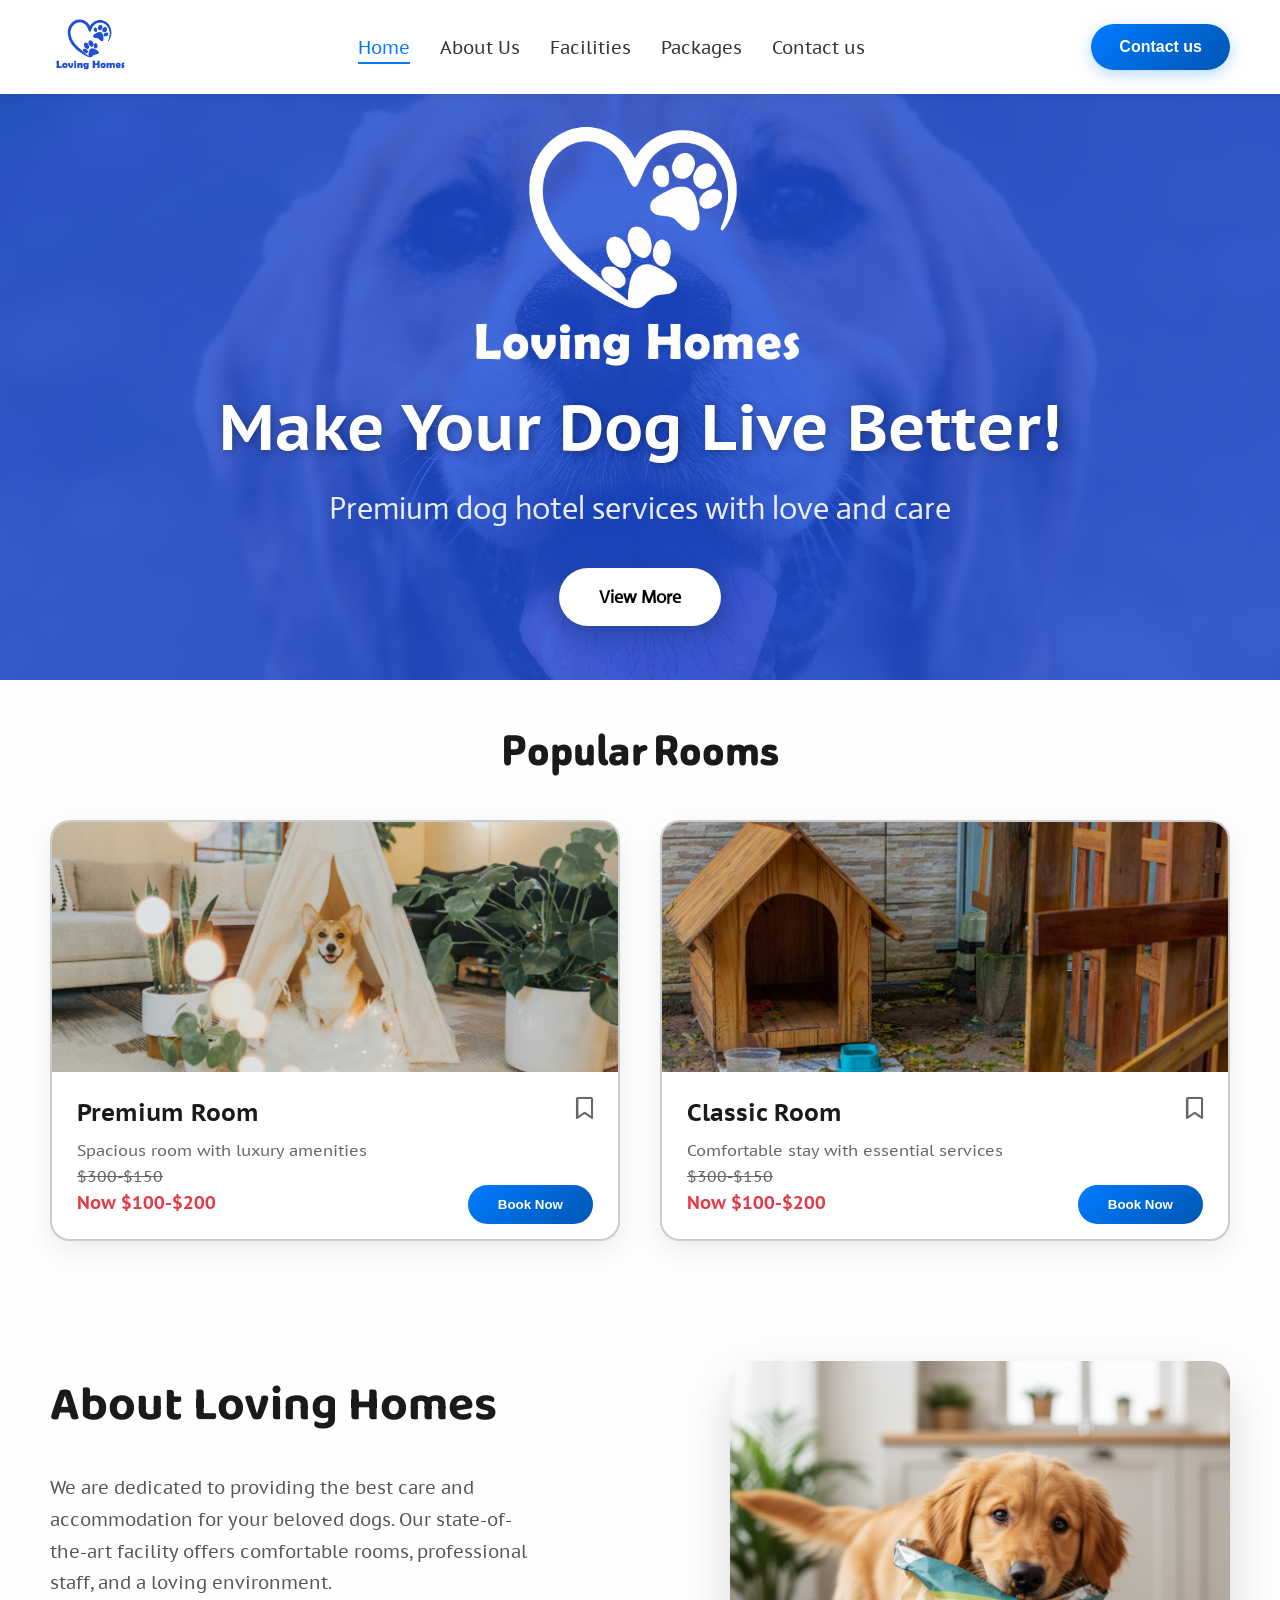
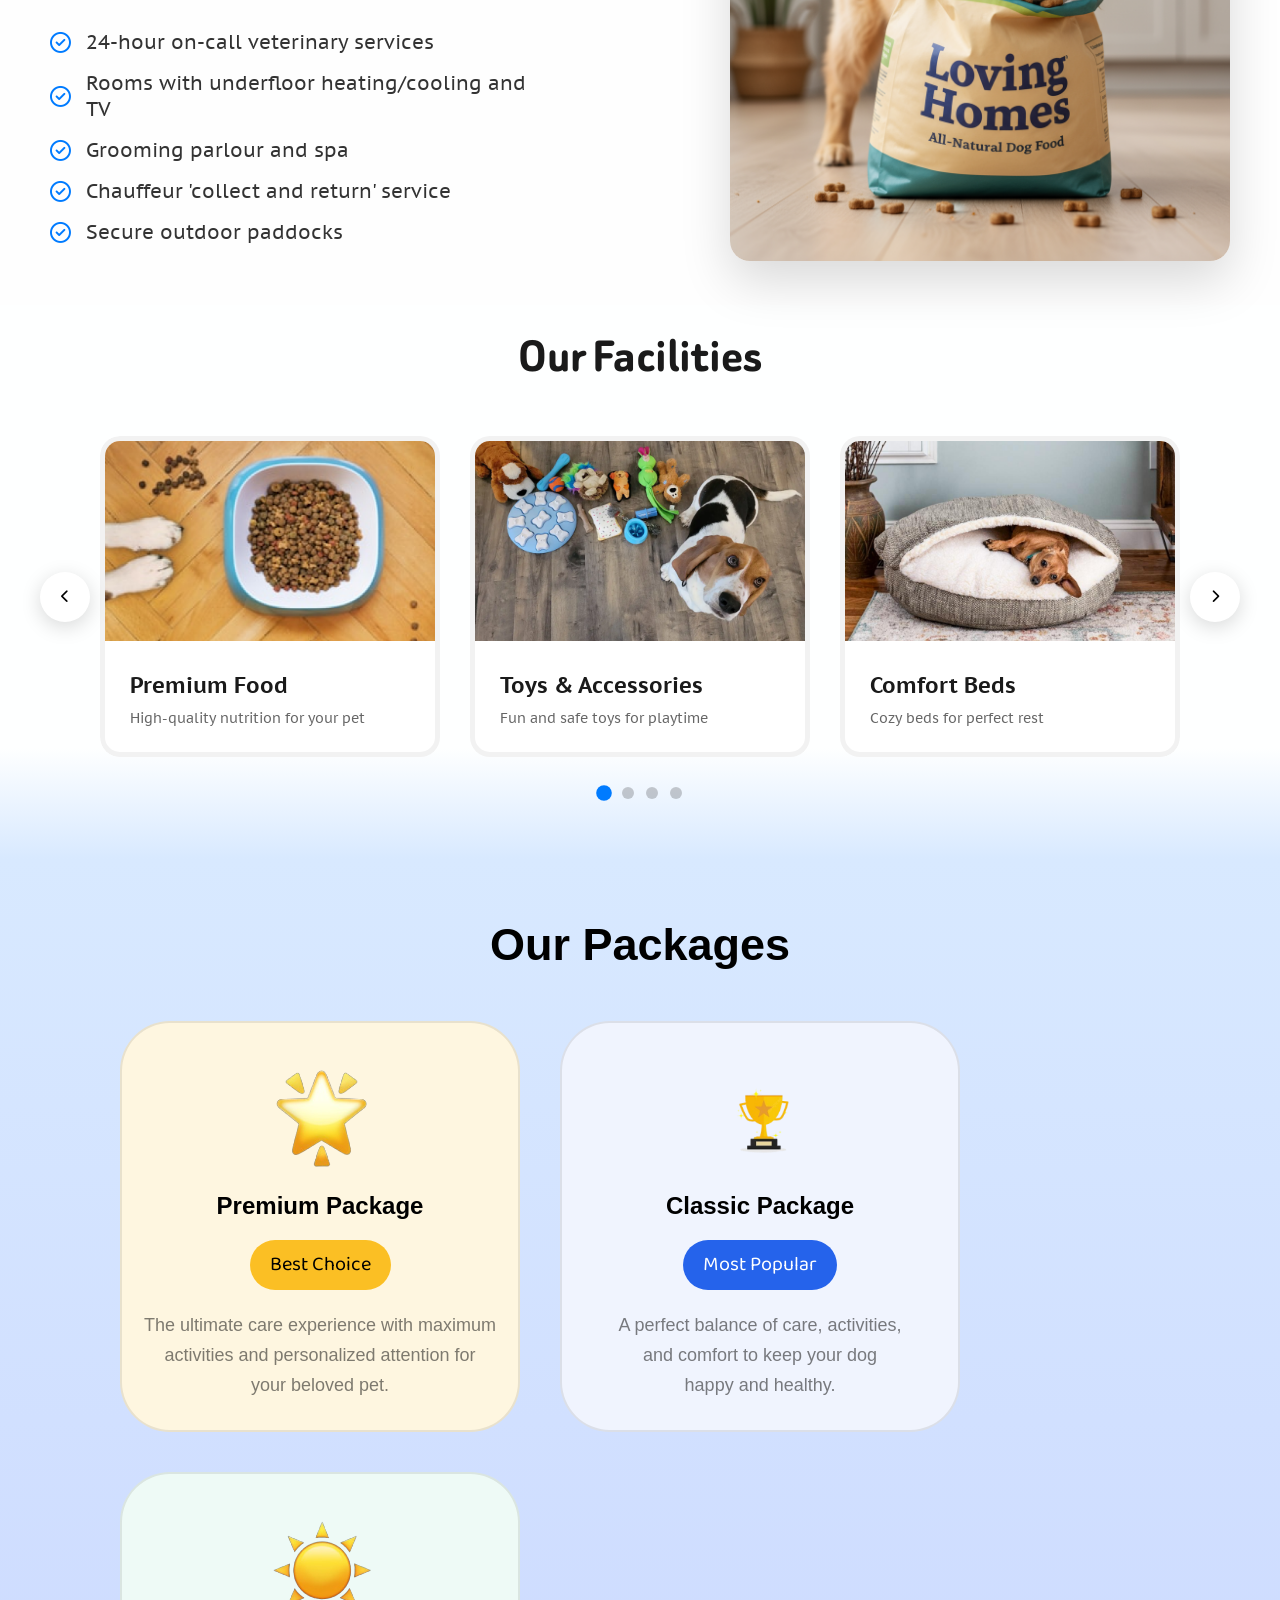
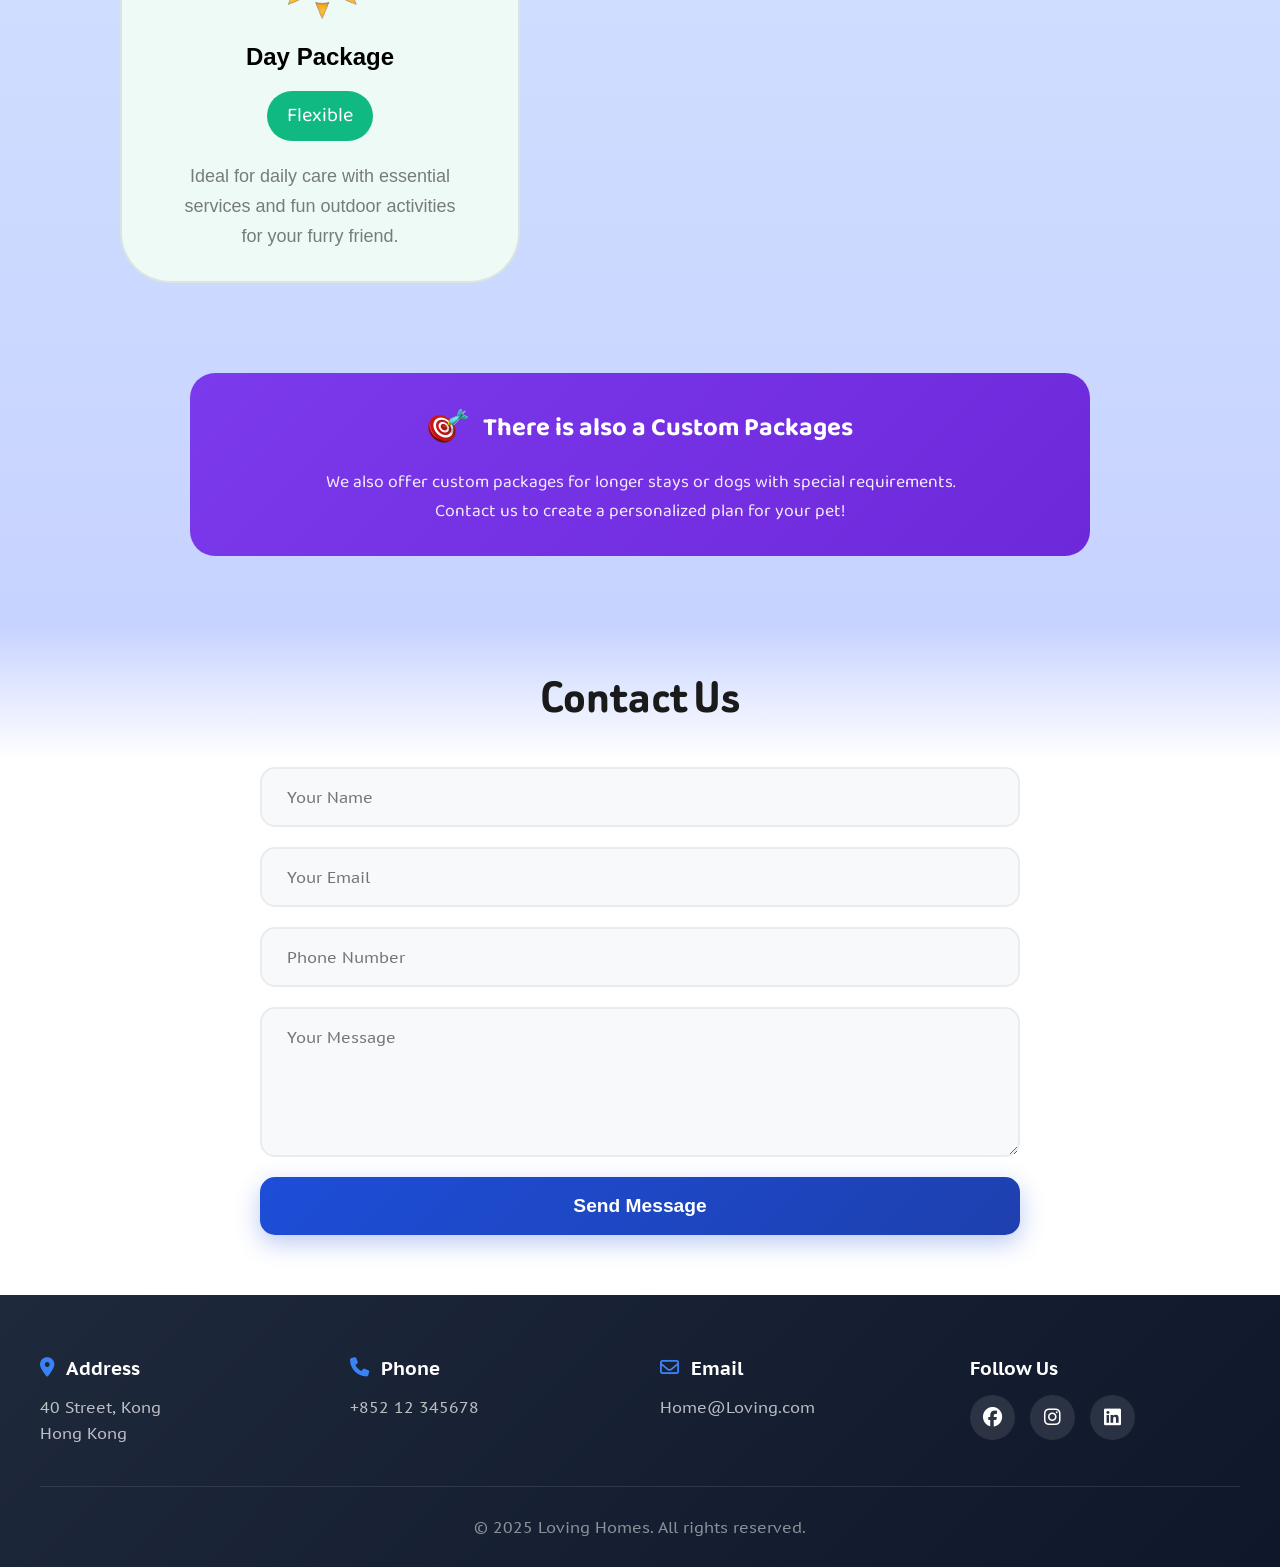
<file: index.html>
<!DOCTYPE html>
<html lang="en">
<head>
    <meta charset="UTF-8">
    <meta name="viewport" content="width=device-width, initial-scale=1.0">
    <title>Loving Homes - Premium Dog Hotel</title>
    <meta name="keywords" content="dog boarding Hong Kong, pet hotel Hong Kong, dog daycare, pet care services">
    <meta name="description" content="Choose from our Premium, Classic, or Day care packages. Professional dog boarding with multiple walks, private areas, grooming, and daily updates in Hong Kong.">
    <link rel="stylesheet" href="HomePage.css">
    <link rel="stylesheet" href="https://cdnjs.cloudflare.com/ajax/libs/font-awesome/6.5.0/css/all.min.css" crossorigin="anonymous" referrerpolicy="no-referrer" />
    <link rel="preconnect" href="https://fonts.googleapis.com">
    <link rel="preconnect" href="https://fonts.gstatic.com" crossorigin>
    <link href="https://fonts.googleapis.com/css2?family=Actor&family=Anton&family=Baloo+Da+2:wght@400..800&family=Beiruti:wght@200..900&family=PT+Sans+Caption:wght@400;700&display=swap" rel="stylesheet">
</head>
<body>
    <nav class="main-nav">
        <div class="logo-container">
            <img src="Imgaes/Untitled-1-Recovered.png" alt="Loving Homes Logo">
        </div>
        <ul class="nav-links">
            <li><a href="#home" class="active">Home</a></li>
            <li><a href="#about">About Us</a></li>
            <li><a href="#Facilities">Facilities</a></li>
            <li><a href="#Packages">Packages</a></li>
            <li><a href="#contact">Contact us</a></li>
        </ul>
        <button class="nav_btn">Contact us</button>
    </nav>

    <section id="home">
        <div class="backblue">
            <img class="logo-img" src="Imgaes\logo.png" alt="">
            <div class="hero-content">
                <h1 class="maket">Make Your Dog Live Better!</h1>
                <p class="pret">Premium dog hotel services with love and care</p>
                <button class="btn_img">View More</button>
            </div>
        </div>
    </section>

    <section id="popular-rooms">
        <div class="poproom">  
            <div class="section-header">
                <h2 class="roomtxt">Popular Rooms</h2>
            </div>
            <div class="room_grid">
                <div class="room_card">
                    <div class="room_image">
                        <img src="Imgaes/Cards/image.png" alt="Premium Room">
                    </div>
                    <div class="card_content">
                        <h3>Premium Room</h3>
                        <i class="fa-regular fa-bookmark"></i>
                        <p>Spacious room with luxury amenities <br><del>$300-$150</del></p>
                        <div class="redtxxt">
                            <p class="redtext">Now $100-$200</p>
                            <div class="card_button">
                                <button>Book Now</button>
                            </div>
                        </div>
                    </div>
                </div>
                <div class="room_card">
                    <div class="room_image">
                        <img src="Imgaes/Cards/room2.png" alt="Classic Room">
                    </div>
                    <div class="card_content">
                        <h3>Classic Room</h3>
                        <i class="fa-regular fa-bookmark"></i>
                        <p>Comfortable stay with essential services <br><del>$300-$150</del></p>
                        <div class="redtxxt">
                            <p class="redtext">Now $100-$200</p>
                            <div class="card_button">
                                <button>Book Now</button>
                            </div>
                        </div>
                    </div>
                </div>
            </div>  
        </div>
    </section>

    <section id="about">
        <div class="about">
            <div class="about_text">
                <h2>About Loving Homes</h2>
                <div class="about_image2">
                    <img src="Imgaes/about.png" alt="About Us">
                </div>
                <p>We are dedicated to providing the best care and accommodation for your beloved dogs. Our state-of-the-art facility offers comfortable rooms, professional staff, and a loving environment.</p>
                <ul class="about_list">
                    <li><i class="fa-regular fa-circle-check"></i>24-hour on-call veterinary services</li>
                    <li><i class="fa-regular fa-circle-check"></i>Rooms with underfloor heating/cooling and TV</li>
                    <li><i class="fa-regular fa-circle-check"></i>Grooming parlour and spa</li>
                    <li><i class="fa-regular fa-circle-check"></i>Chauffeur 'collect and return' service</li>
                    <li><i class="fa-regular fa-circle-check"></i>Secure outdoor paddocks</li>
                </ul>
            </div>
            <div class="about_image">
                <img src="Imgaes/about.png" alt="About Us">
            </div>
        </div>
    </section>

    <section id="Facilities">
        <div class="ourproducts">
            <h2>Our Facilities</h2>
            
            <div class="carousel-container facilities-carousel">
                <button class="carousel-btn prev-btn" aria-label="Previous">
                    <i class="fas fa-chevron-left"></i>
                </button>
                
                <div class="carousel-track-container">
                    <div class="carousel-track">
                        <div class="carousel-card pro_card">
                            <img class="pro_image" src="Imgaes/products/food.png" alt="Premium Food">
                            <div class="pro_content">
                                <h3>Premium Food</h3>
                                <p>High-quality nutrition for your pet</p>
                            </div>
                        </div>
                        <div class="carousel-card pro_card">
                            <img class="pro_image" src="Imgaes/products/toy & Acc.png" alt="Toys & Accessories">
                            <div class="pro_content">
                                <h3>Toys & Accessories</h3>
                                <p>Fun and safe toys for playtime</p>
                            </div>
                        </div>
                        <div class="carousel-card pro_card">
                            <img class="pro_image" src="Imgaes/products/bed.png" alt="Comfort Beds">
                            <div class="pro_content">
                                <h3>Comfort Beds</h3>
                                <p>Cozy beds for perfect rest</p>
                            </div>
                        </div>
                        <div class="carousel-card pro_card">
                            <img class="pro_image" src="Imgaes/products/Dog-during-vet-visit_resized.jpg" alt="Veterinary Services">
                            <div class="pro_content">
                                <h3>Veterinary Services</h3>
                                <p>Comprehensive care for your pet's health</p>
                            </div>
                        </div>
                        <div class="carousel-card pro_card">
                            <img class="pro_image" src="Imgaes/products/fable-crate-design-1024x683-2.jpg" alt="Underfloor Rooms">
                            <div class="pro_content">
                                <h3>Underfloor Rooms</h3>
                                <p>Heating/cooling and TV Rooms</p>
                            </div>
                        </div>
                        <div class="carousel-card pro_card">
                            <img class="pro_image" src="Imgaes/products/Oak-Paddock-Safe-Space-For-Dogs-2025.jpg" alt="Outdoor Paddocks">
                            <div class="pro_content">
                                <h3>Outdoor Paddocks</h3>
                                <p>A perfect outdoor break for your dog</p>
                            </div>
                        </div>
                    </div>
                </div>
                
                <button class="carousel-btn next-btn" aria-label="Next">
                    <i class="fas fa-chevron-right"></i>
                </button>
            </div>
            
            <div class="carousel-dots facilities-dots"></div>
        </div>
    </section>

    <!-- Package Details Modal Template -->
    <div id="packageModalTemplate" style="display: none;">
        <div class="package-modal-overlay">
            <div class="package-modal-content">
                <div class="package-modal-header">
                    <button class="modal-close-btn">&times;</button>
                    <div class="package-header-content">
                        <h2 class="package-title"></h2>
                        <div class="package-price">
                            <span class="current-price"></span>
                            <span class="original-price"></span>
                            <span class="price-unit"></span>
                            <span class="package-badge"></span>
                        </div>
                    </div>
                </div>
                <div class="package-modal-body">
                    <h3>What's Included</h3>
                    <div class="features-grid"></div>
                </div>
            </div>
        </div>
    </div>

    <!-- Simple Booking Modal Template -->
    <div id="simpleBookingTemplate" style="display: none;">
        <div class="simple-booking-overlay">
            <div class="simple-booking-content">
                <button class="simple-booking-close">&times;</button>
                <h2 class="simple-booking-title">Book Room</h2>
                <div class="simple-booking-fields">
                    <input type="text" name="name" placeholder="Your Name" required>
                    <input type="email" name="email" placeholder="Your Email" required>
                    <input type="tel" name="phone" placeholder="Phone Number" required>
                    <textarea name="message" placeholder="Your Message" required></textarea>
                    <button class="simple-booking-submit" type="button">Send Message</button>
                    <div class="simple-booking-message"></div>
                </div>
            </div>
        </div>
    </div>

    <!-- Success Popup Template -->
    <div id="successPopupTemplate" style="display: none;">
        <div class="success-popup">
            <div class="success-popup-icon">
                <i class="fa-solid fa-check"></i>
            </div>
            <h2>Booking Confirmed!</h2>
            <p class="success-popup-text"></p>
            <button class="success-popup-btn">Got it!</button>
        </div>
    </div>

    <section id="Packages">
        <div class="back_pack">
            <div class="Our_Packages">
                <h1>Our Packages</h1>
            </div>
            <div class="packages_grid">
                <div class="packages_card" id="pack1">
                    <img class="pack_image" src="Imgaes/Packages/star.png" alt="Star">
                    <p class="pack_h">Premium Package</p>
                    <button class="pack_btn" id="yel_btn">Best Choice</button>
                    <p class="pack_txt">The ultimate care experience with maximum <br>activities and personalized attention for<br>your beloved pet.</p>
                </div>
            
                <div class="packages_card" id="pack2">
                    <img class="pack_image" src="Imgaes\Packages\cup.png" alt="cup">
                    <p class="pack_h">Classic Package</p>
                    <button class="pack_btn" id="bl_btn">Most Popular</button>
                    <p class="pack_txt">A perfect balance of care, activities, <br>and comfort to keep your dog<br>happy and healthy.</p>
                </div>

                <div class="packages_card" id="pack3">
                    <img class="pack_image" src="Imgaes\Packages\sun.png" alt="sun">
                    <p class="pack_h">Day Package</p>
                    <button class="pack_btn" id="gre_btn">Flexible</button>
                    <p class="pack_txt">Ideal for daily care with essential<br>services and fun outdoor activities<br>for your furry friend.</p>
                </div>
            </div>
            <br><br><br><br>
            <div class="custom_card">
                <div class="father_cust">
                    <img class="cust_img" src="Imgaes\Packages\custom.png" alt="custom">
                    <h1 class="cust_h">There is also a Custom Packages</h1>
                </div>
                <p class="cust_txt">We also offer custom packages for longer stays or dogs with special requirements.<br>Contact us to create a personalized plan for your pet!</p>
            </div>
        </div>
    </section>

    <section id="contact">
        <div class="Contact_usb">
            <div class="Contact_us">
                <form>
                    <div class="Contact_txt"><h2>Contact Us</h2></div>
                    <div class="Contact_filed">
                        <input class="in_name" type="text" placeholder="Your Name" name="username" required>
                        <input class="in_email" type="email" placeholder="Your Email" name="email" required>
                        <input class="in_phone" type="tel" placeholder="Phone Number" name="phone" required>
                        <textarea class="in_message" placeholder="Your Message" name="message" required></textarea>
                    </div>
                    <button type="submit" id="Message" class="btn_Contact">Send Message</button>
                    <p class="p_btn" id="messageDisplay"></p>
                </form>
            </div>
        </div>
    </section>

    <footer class="footer">
        <div class="footer_container">
            <div class="footer_item">
                <div class="footer_title">
                    <i class="fa-solid fa-location-dot"></i>
                    <h4>Address</h4>
                </div>
                <p class="footer_text">40 Street, Kong<br>Hong Kong</p>
            </div>
            <div class="footer_item">
                <div class="footer_title">
                    <i class="fa-solid fa-phone"></i>
                    <h4>Phone</h4>
                </div>
                <p class="footer_text">+852 12 345678</p>
            </div>
            <div class="footer_item">
                <div class="footer_title">
                    <i class="fa-regular fa-envelope"></i>
                    <h4>Email</h4>
                </div>
                <p class="footer_text">Home@Loving.com</p>
            </div>
            <div class="footer_item">
                <div class="footer_title">
                    <h4>Follow Us</h4>
                </div>
                <div class="social-icons">
                    <a href="https://www.facebook.com/" target="_blank" class="social_icon" id="facebook">
                        <i class="fa-brands fa-facebook"></i>
                    </a>
                    <a href="https://www.instagram.com/" target="_blank" class="social_icon" id="instagram">
                        <i class="fa-brands fa-instagram"></i>
                    </a>
                    <a href="https://www.linkedin.com/" target="_blank" class="social_icon" id="linkedin">
                        <i class="fa-brands fa-linkedin"></i>
                    </a>
                </div>
            </div>
        </div>
        <div class="footer_copyright">
            <p>© 2025 Loving Homes. All rights reserved.</p>
        </div>
    </footer>
    <script src="Homepage.js"></script>
</body>
</html>
</file>
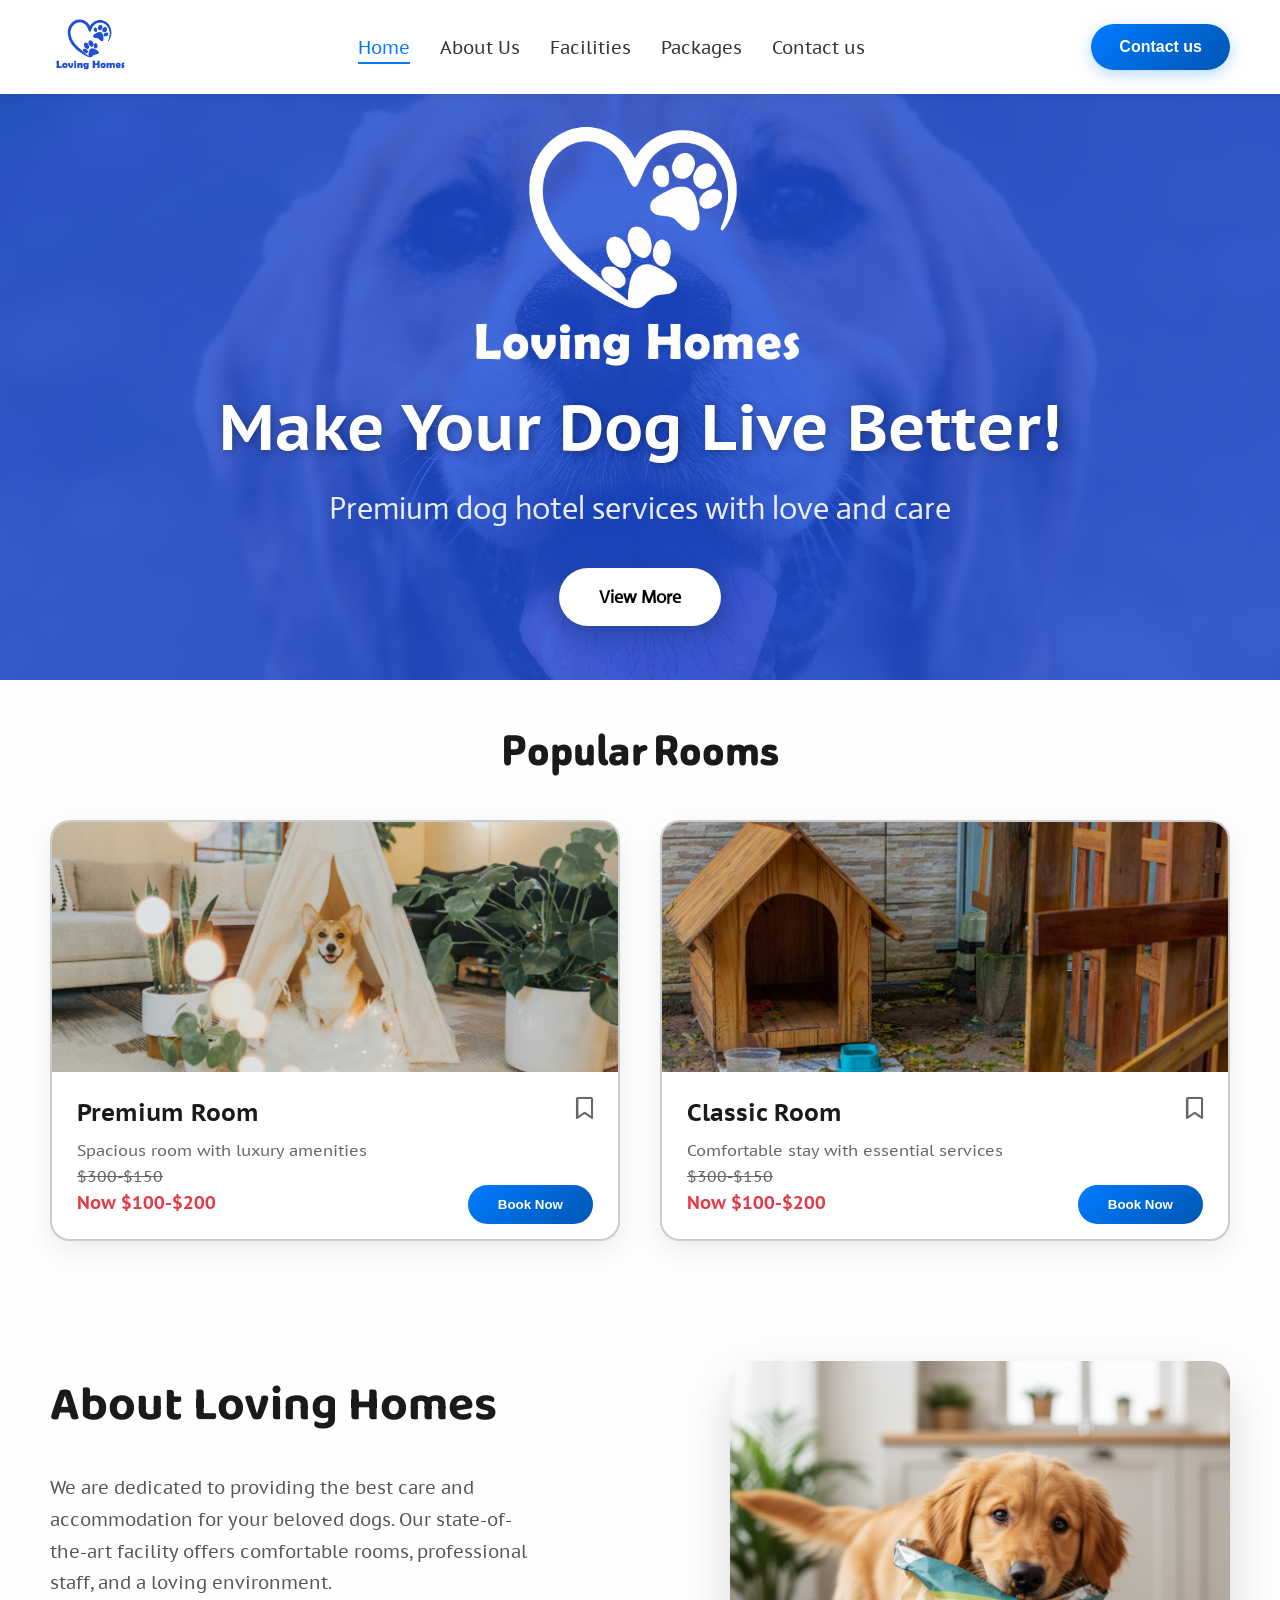
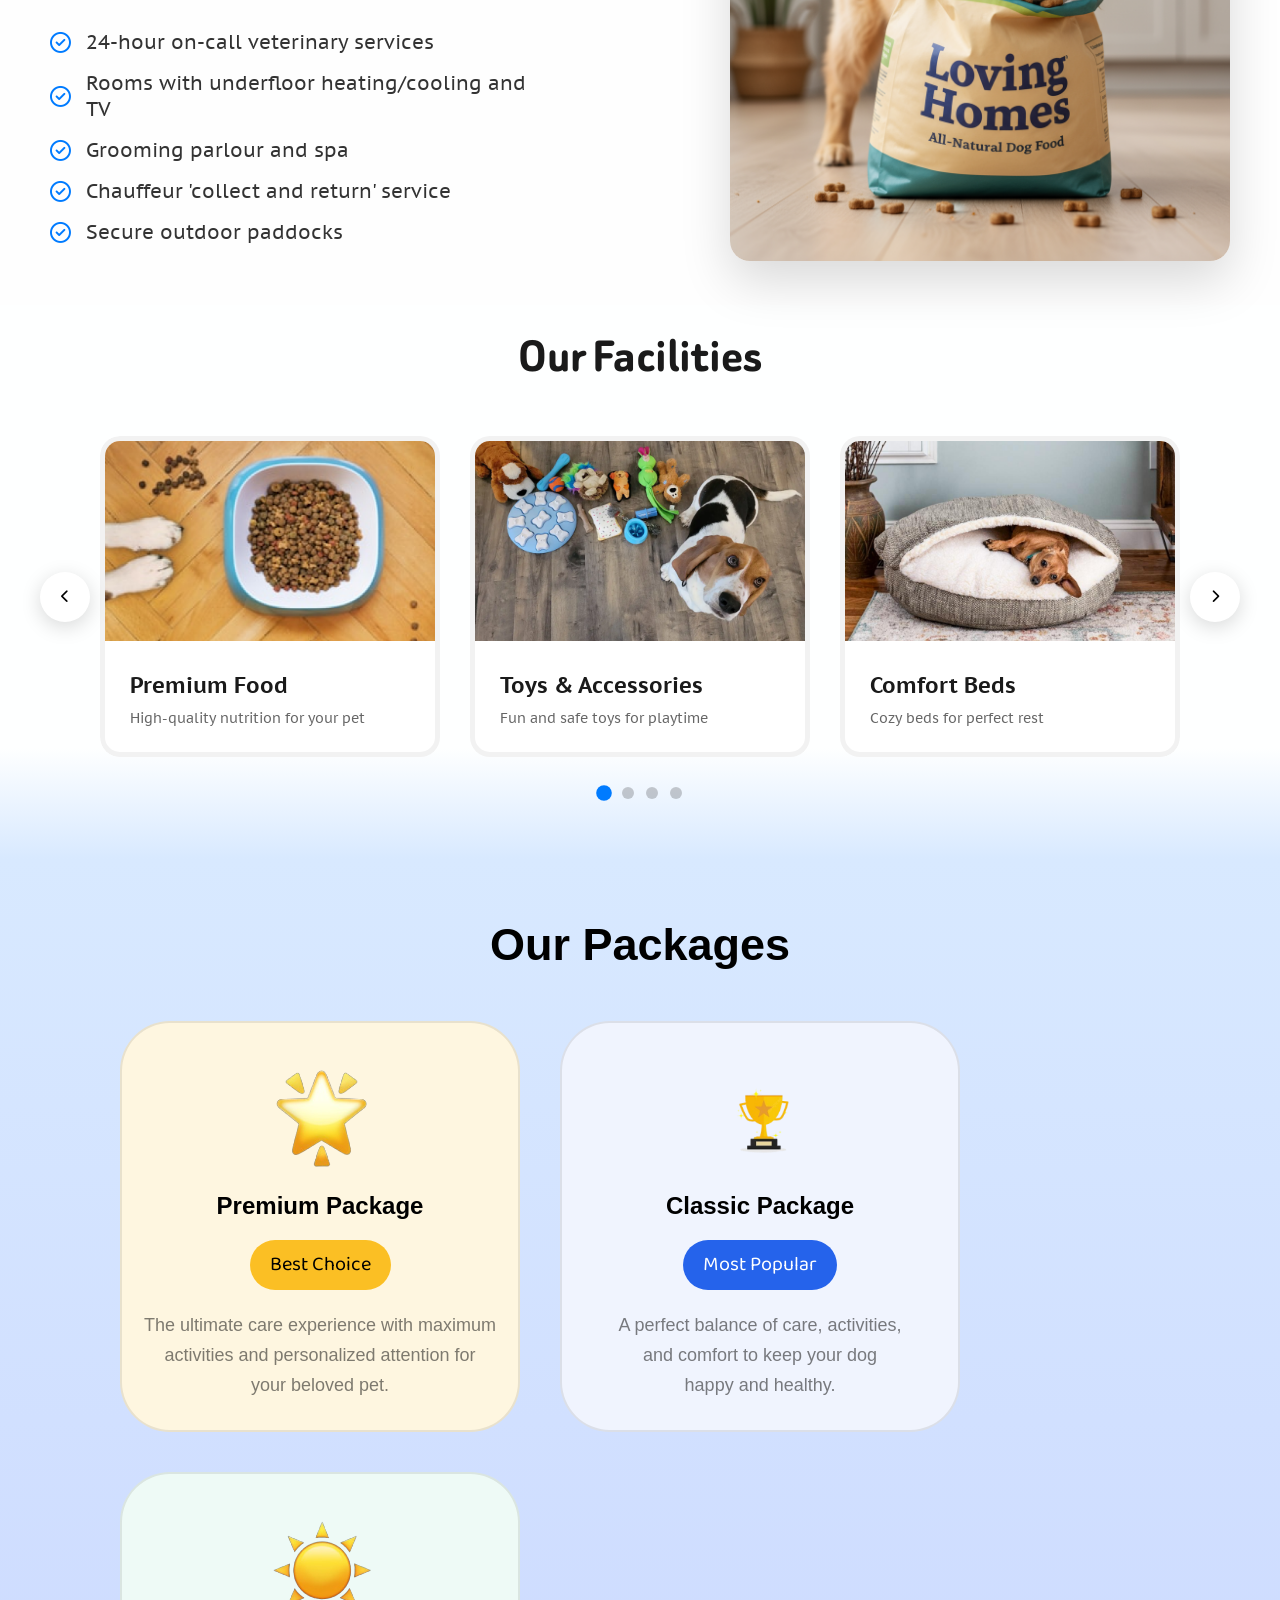
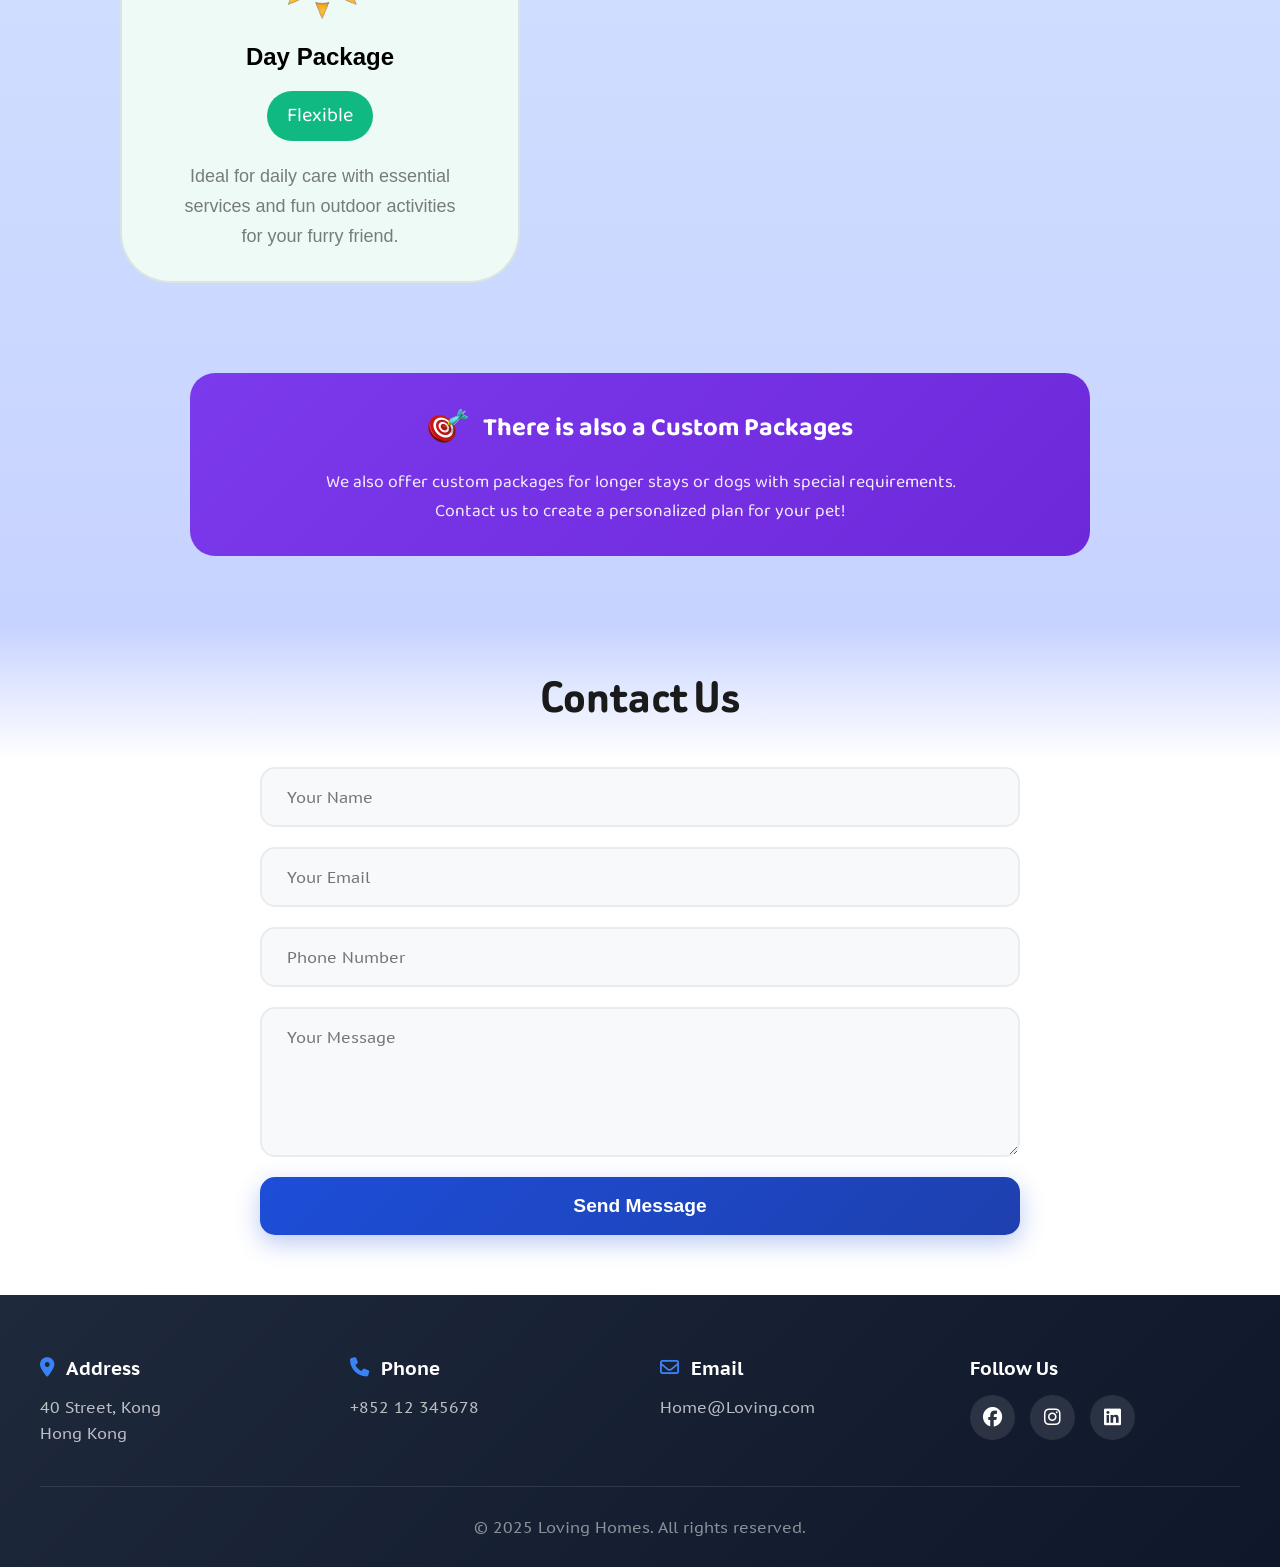
<file: Homepage.html>
<!DOCTYPE html>
<html lang="en">
<head>
    <meta charset="UTF-8">
    <meta name="viewport" content="width=device-width, initial-scale=1.0">
    <title>Loving Homes - Premium Dog Hotel</title>
    <meta name="keywords" content="dog boarding Hong Kong, pet hotel Hong Kong, dog daycare, pet care services">
    <meta name="description" content="Choose from our Premium, Classic, or Day care packages. Professional dog boarding with multiple walks, private areas, grooming, and daily updates in Hong Kong.">
    <link rel="stylesheet" href="HomePage.css">
    <link rel="stylesheet" href="https://cdnjs.cloudflare.com/ajax/libs/font-awesome/6.5.0/css/all.min.css" crossorigin="anonymous" referrerpolicy="no-referrer" />
    <link rel="preconnect" href="https://fonts.googleapis.com">
    <link rel="preconnect" href="https://fonts.gstatic.com" crossorigin>
    <link href="https://fonts.googleapis.com/css2?family=Actor&family=Anton&family=Baloo+Da+2:wght@400..800&family=Beiruti:wght@200..900&family=PT+Sans+Caption:wght@400;700&display=swap" rel="stylesheet">
</head>
<body>
    <nav class="main-nav">
        <div class="logo-container">
            <img src="Imgaes/Untitled-1-Recovered.png" alt="Loving Homes Logo">
        </div>
        <ul class="nav-links">
            <li><a href="#home" class="active">Home</a></li>
            <li><a href="#about">About Us</a></li>
            <li><a href="#Facilities">Facilities</a></li>
            <li><a href="#Packages">Packages</a></li>
            <li><a href="#contact">Contact us</a></li>
        </ul>
        <button class="nav_btn">Contact us</button>
    </nav>

    <section id="home">
        <div class="backblue">
            <img class="logo-img" src="Imgaes\logo.png" alt="">
            <div class="hero-content">
                <h1 class="maket">Make Your Dog Live Better!</h1>
                <p class="pret">Premium dog hotel services with love and care</p>
                <button class="btn_img">View More</button>
            </div>
        </div>
    </section>

    <section id="popular-rooms">
        <div class="poproom">  
            <div class="section-header">
                <h2 class="roomtxt">Popular Rooms</h2>
            </div>
            <div class="room_grid">
                <div class="room_card">
                    <div class="room_image">
                        <img src="Imgaes/Cards/image.png" alt="Premium Room">
                    </div>
                    <div class="card_content">
                        <h3>Premium Room</h3>
                        <i class="fa-regular fa-bookmark"></i>
                        <p>Spacious room with luxury amenities <br><del>$300-$150</del></p>
                        <div class="redtxxt">
                            <p class="redtext">Now $100-$200</p>
                            <div class="card_button">
                                <button>Book Now</button>
                            </div>
                        </div>
                    </div>
                </div>
                <div class="room_card">
                    <div class="room_image">
                        <img src="Imgaes/Cards/room2.png" alt="Classic Room">
                    </div>
                    <div class="card_content">
                        <h3>Classic Room</h3>
                        <i class="fa-regular fa-bookmark"></i>
                        <p>Comfortable stay with essential services <br><del>$300-$150</del></p>
                        <div class="redtxxt">
                            <p class="redtext">Now $100-$200</p>
                            <div class="card_button">
                                <button>Book Now</button>
                            </div>
                        </div>
                    </div>
                </div>
            </div>  
        </div>
    </section>

    <section id="about">
        <div class="about">
            <div class="about_text">
                <h2>About Loving Homes</h2>
                <div class="about_image2">
                    <img src="Imgaes/about.png" alt="About Us">
                </div>
                <p>We are dedicated to providing the best care and accommodation for your beloved dogs. Our state-of-the-art facility offers comfortable rooms, professional staff, and a loving environment.</p>
                <ul class="about_list">
                    <li><i class="fa-regular fa-circle-check"></i>24-hour on-call veterinary services</li>
                    <li><i class="fa-regular fa-circle-check"></i>Rooms with underfloor heating/cooling and TV</li>
                    <li><i class="fa-regular fa-circle-check"></i>Grooming parlour and spa</li>
                    <li><i class="fa-regular fa-circle-check"></i>Chauffeur 'collect and return' service</li>
                    <li><i class="fa-regular fa-circle-check"></i>Secure outdoor paddocks</li>
                </ul>
            </div>
            <div class="about_image">
                <img src="Imgaes/about.png" alt="About Us">
            </div>
        </div>
    </section>

    <section id="Facilities">
        <div class="ourproducts">
            <h2>Our Facilities</h2>
            
            <div class="carousel-container facilities-carousel">
                <button class="carousel-btn prev-btn" aria-label="Previous">
                    <i class="fas fa-chevron-left"></i>
                </button>
                
                <div class="carousel-track-container">
                    <div class="carousel-track">
                        <div class="carousel-card pro_card">
                            <img class="pro_image" src="Imgaes/products/food.png" alt="Premium Food">
                            <div class="pro_content">
                                <h3>Premium Food</h3>
                                <p>High-quality nutrition for your pet</p>
                            </div>
                        </div>
                        <div class="carousel-card pro_card">
                            <img class="pro_image" src="Imgaes/products/toy & Acc.png" alt="Toys & Accessories">
                            <div class="pro_content">
                                <h3>Toys & Accessories</h3>
                                <p>Fun and safe toys for playtime</p>
                            </div>
                        </div>
                        <div class="carousel-card pro_card">
                            <img class="pro_image" src="Imgaes/products/bed.png" alt="Comfort Beds">
                            <div class="pro_content">
                                <h3>Comfort Beds</h3>
                                <p>Cozy beds for perfect rest</p>
                            </div>
                        </div>
                        <div class="carousel-card pro_card">
                            <img class="pro_image" src="Imgaes/products/Dog-during-vet-visit_resized.jpg" alt="Veterinary Services">
                            <div class="pro_content">
                                <h3>Veterinary Services</h3>
                                <p>Comprehensive care for your pet's health</p>
                            </div>
                        </div>
                        <div class="carousel-card pro_card">
                            <img class="pro_image" src="Imgaes/products/fable-crate-design-1024x683-2.jpg" alt="Underfloor Rooms">
                            <div class="pro_content">
                                <h3>Underfloor Rooms</h3>
                                <p>Heating/cooling and TV Rooms</p>
                            </div>
                        </div>
                        <div class="carousel-card pro_card">
                            <img class="pro_image" src="Imgaes/products/Oak-Paddock-Safe-Space-For-Dogs-2025.jpg" alt="Outdoor Paddocks">
                            <div class="pro_content">
                                <h3>Outdoor Paddocks</h3>
                                <p>A perfect outdoor break for your dog</p>
                            </div>
                        </div>
                    </div>
                </div>
                
                <button class="carousel-btn next-btn" aria-label="Next">
                    <i class="fas fa-chevron-right"></i>
                </button>
            </div>
            
            <div class="carousel-dots facilities-dots"></div>
        </div>
    </section>

    <!-- Package Details Modal Template -->
    <div id="packageModalTemplate" style="display: none;">
        <div class="package-modal-overlay">
            <div class="package-modal-content">
                <div class="package-modal-header">
                    <button class="modal-close-btn">&times;</button>
                    <div class="package-header-content">
                        <h2 class="package-title"></h2>
                        <div class="package-price">
                            <span class="current-price"></span>
                            <span class="original-price"></span>
                            <span class="price-unit"></span>
                            <span class="package-badge"></span>
                        </div>
                    </div>
                </div>
                <div class="package-modal-body">
                    <h3>What's Included</h3>
                    <div class="features-grid"></div>
                </div>
            </div>
        </div>
    </div>

    <!-- Simple Booking Modal Template -->
    <div id="simpleBookingTemplate" style="display: none;">
        <div class="simple-booking-overlay">
            <div class="simple-booking-content">
                <button class="simple-booking-close">&times;</button>
                <h2 class="simple-booking-title">Book Room</h2>
                <div class="simple-booking-fields">
                    <input type="text" name="name" placeholder="Your Name" required>
                    <input type="email" name="email" placeholder="Your Email" required>
                    <input type="tel" name="phone" placeholder="Phone Number" required>
                    <textarea name="message" placeholder="Your Message" required></textarea>
                    <button class="simple-booking-submit" type="button">Send Message</button>
                    <div class="simple-booking-message"></div>
                </div>
            </div>
        </div>
    </div>

    <!-- Success Popup Template -->
    <div id="successPopupTemplate" style="display: none;">
        <div class="success-popup">
            <div class="success-popup-icon">
                <i class="fa-solid fa-check"></i>
            </div>
            <h2>Booking Confirmed!</h2>
            <p class="success-popup-text"></p>
            <button class="success-popup-btn">Got it!</button>
        </div>
    </div>

    <section id="Packages">
        <div class="back_pack">
            <div class="Our_Packages">
                <h1>Our Packages</h1>
            </div>
            <div class="packages_grid">
                <div class="packages_card" id="pack1">
                    <img class="pack_image" src="Imgaes/Packages/star.png" alt="Star">
                    <p class="pack_h">Premium Package</p>
                    <button class="pack_btn" id="yel_btn">Best Choice</button>
                    <p class="pack_txt">The ultimate care experience with maximum <br>activities and personalized attention for<br>your beloved pet.</p>
                </div>
            
                <div class="packages_card" id="pack2">
                    <img class="pack_image" src="Imgaes\Packages\cup.png" alt="cup">
                    <p class="pack_h">Classic Package</p>
                    <button class="pack_btn" id="bl_btn">Most Popular</button>
                    <p class="pack_txt">A perfect balance of care, activities, <br>and comfort to keep your dog<br>happy and healthy.</p>
                </div>

                <div class="packages_card" id="pack3">
                    <img class="pack_image" src="Imgaes\Packages\sun.png" alt="sun">
                    <p class="pack_h">Day Package</p>
                    <button class="pack_btn" id="gre_btn">Flexible</button>
                    <p class="pack_txt">Ideal for daily care with essential<br>services and fun outdoor activities<br>for your furry friend.</p>
                </div>
            </div>
            <br><br><br><br>
            <div class="custom_card">
                <div class="father_cust">
                    <img class="cust_img" src="Imgaes\Packages\custom.png" alt="custom">
                    <h1 class="cust_h">There is also a Custom Packages</h1>
                </div>
                <p class="cust_txt">We also offer custom packages for longer stays or dogs with special requirements.<br>Contact us to create a personalized plan for your pet!</p>
            </div>
        </div>
    </section>

    <section id="contact">
        <div class="Contact_usb">
            <div class="Contact_us">
                <form>
                    <div class="Contact_txt"><h2>Contact Us</h2></div>
                    <div class="Contact_filed">
                        <input class="in_name" type="text" placeholder="Your Name" name="username" required>
                        <input class="in_email" type="email" placeholder="Your Email" name="email" required>
                        <input class="in_phone" type="tel" placeholder="Phone Number" name="phone" required>
                        <textarea class="in_message" placeholder="Your Message" name="message" required></textarea>
                    </div>
                    <button type="submit" id="Message" class="btn_Contact">Send Message</button>
                    <p class="p_btn" id="messageDisplay"></p>
                </form>
            </div>
        </div>
    </section>

    <footer class="footer">
        <div class="footer_container">
            <div class="footer_item">
                <div class="footer_title">
                    <i class="fa-solid fa-location-dot"></i>
                    <h4>Address</h4>
                </div>
                <p class="footer_text">40 Street, Kong<br>Hong Kong</p>
            </div>
            <div class="footer_item">
                <div class="footer_title">
                    <i class="fa-solid fa-phone"></i>
                    <h4>Phone</h4>
                </div>
                <p class="footer_text">+852 12 345678</p>
            </div>
            <div class="footer_item">
                <div class="footer_title">
                    <i class="fa-regular fa-envelope"></i>
                    <h4>Email</h4>
                </div>
                <p class="footer_text">Home@Loving.com</p>
            </div>
            <div class="footer_item">
                <div class="footer_title">
                    <h4>Follow Us</h4>
                </div>
                <div class="social-icons">
                    <a href="https://www.facebook.com/" target="_blank" class="social_icon" id="facebook">
                        <i class="fa-brands fa-facebook"></i>
                    </a>
                    <a href="https://www.instagram.com/" target="_blank" class="social_icon" id="instagram">
                        <i class="fa-brands fa-instagram"></i>
                    </a>
                    <a href="https://www.linkedin.com/" target="_blank" class="social_icon" id="linkedin">
                        <i class="fa-brands fa-linkedin"></i>
                    </a>
                </div>
            </div>
        </div>
        <div class="footer_copyright">
            <p>© 2025 Loving Homes. All rights reserved.</p>
        </div>
    </footer>
    <script src="Homepage.js"></script>
</body>
</html>
</file>
<file: HomePage.css>
/* ===== CSS Reset & Base ===== */
* {
    margin: 0;
    padding: 0;
    box-sizing: border-box;
}

html {
    scroll-behavior: smooth;
}

body {
    font-family: "PT Sans Caption", sans-serif;
    background-color: #fefefe;
    overflow-x: hidden;
}

/* ===== Navigation ===== */
.main-nav {
    display: flex;
    justify-content: space-between;
    align-items: center;
    background-color: rgb(255, 255, 255);
    padding: 15px 50px;
    box-shadow: 0 2px 10px rgba(0, 0, 0, 0.08);
    position: fixed;
    top: 0;
    left: 0;
    right: 0;
    z-index: 1000;
    transition: all 0.3s ease;
}

.logo-container img {
    height: 60px;
    width: auto;
}

.nav-links {
    list-style: none;
    display: flex;
    gap: 30px;
    align-items: center;
}

.nav-links li a {
    text-decoration: none;
    color: #333;
    font-size: 1.1em;
    font-weight: 500;
    transition: color 0.3s ease;
    position: relative;
}

.nav-links li a::after {
    content: '';
    position: absolute;
    bottom: -5px;
    left: 0;
    width: 0;
    height: 2px;
    background-color: #007bff;
    transition: width 0.3s ease;
}

.nav-links li a:hover::after,
.nav-links li a.active::after {
    width: 100%;
}

.nav-links li a:hover,
.nav-links li a.active {
    color: #007bff;
}

.nav_btn {
    padding: 14px 28px;
    border: none;
    background: linear-gradient(135deg, #007bff, #0056b3);
    border-radius: 30px;
    color: white;
    font-size: 16px;
    font-weight: 600;
    cursor: pointer;
    transition: all 0.3s ease;
    box-shadow: 0 4px 15px rgba(0, 123, 255, 0.3);
}

.nav_btn:hover {
    transform: translateY(-3px);
    box-shadow: 0 6px 20px rgba(0, 123, 255, 0.4);
}

/* ===== Hero Section ===== */
.backblue {
    background-image: url('Imgaes/backblueyes.png');
    background-size: cover;
    background-position: center;
    height: 600px;
    width: auto;
    display: flex;
    align-items: center;
    justify-content: center;
    margin-top: 80px;
    position: relative;
    overflow: hidden;
}

.logo-img {
    position: absolute;
    top: 30px;
    height: 280px;
    width: auto;
    animation: fadeInUp 1s ease-out;
    animation: float 3s ease-in-out infinite alternate;
}

@keyframes float {
    from { transform: translateY(0); }
    to { transform: translateY(-7px); }
}

.hero-content {
    margin-top: 250px;
    text-align: center;
    z-index: 1;
    animation: fadeInUp 1s ease-out;
    animation: float 3s ease-in-out infinite alternate;
}

@keyframes fadeInUp {
    from {
        opacity: 0;
        transform: translateY(30px);
    }
    to {
        opacity: 1;
        transform: translateY(0);
    }
}

.maket {
    font-size: clamp(2.5rem, 5vw, 4rem);
    color: #ffffff;
    margin-bottom: 20px;
    font-weight: 700;
    text-shadow: 2px 2px 10px rgba(0, 0, 0, 0.3);
}

.pret {
    color: rgba(255, 255, 255, 0.9);
    font-family: "Actor", sans-serif;
    font-size: clamp(1.2rem, 3vw, 2rem);
    margin-bottom: 40px;
}

.btn_img {
    background-color: #ffffff;
    font-family: "Actor", sans-serif;
    border-radius: 40px;
    cursor: pointer;
    font-size: 18px;
    padding: 18px 40px;
    border: none;
    font-weight: 600;
    transition: all 0.3s ease;
    box-shadow: 0 8px 25px rgba(0, 0, 0, 0.2);
}

.btn_img:hover {
    background-color: #007bff;
    color: #ffffff;
    transform: translateY(-5px);
    box-shadow: 0 12px 35px rgba(0, 0, 0, 0.3);
}

/* ===== Popular Rooms Section ===== */
.poproom {
    padding: 80px 50px;
}

.roomtxt {
    font-family: "Beiruti", sans-serif;
    font-size: 50px;
    font-weight: 800;
    color: #1a1a1a;
    text-align: center;
    position: relative;
    bottom: 40px;
}

.room_grid {
    display: grid;
    grid-template-columns: repeat(auto-fit, minmax(350px, 1fr));
    gap: 40px;
    max-width: 1200px;
    margin: 0 auto;
}

.room_card {
    background: rgb(255, 255, 255);
    border-radius: 20px;
    overflow: hidden;
    box-shadow: 0 10px 30px rgba(0, 0, 0, 0.08);
    transition: all 0.4s cubic-bezier(0.175, 0.885, 0.32, 1.275);
    border: 2px solid #00000034; 
}

.room_card:hover {
    transform: translateY(-10px);
    box-shadow: 0 20px 50px rgba(0, 0, 0, 0.15);
}

.room_image {
    height: 250px;
    overflow: hidden;
}

.room_image img {
    width: 100%;
    height: 100%;
    object-fit: cover;
    transition: transform 0.5s ease;
}

.room_card:hover .room_image img {
    transform: scale(1.04);
}

.card_content {
    padding: 25px;
    position: relative;
    
}

.card_content h3 {
    font-size: 1.5rem;
    color: #1a1a1a;
    margin-bottom: 10px;
}

.card_content .fa-bookmark {
    position: absolute;
    top: 25px;
    right: 25px;
    font-size: 22px;
    color: #666;
    cursor: pointer;
    transition: all 0.3s ease;
}

.card_content .fa-bookmark:hover {
    color: #007bff;
    transform: scale(1.2);
}

.card_content p {
    color: #666;
    line-height: 1.6;
}

.redtext {
    color: #e63946 !important;
    font-weight: 600;
    font-size: 1.1rem;
    
}

.redtxxt {
    display: flex !important;
    justify-content: space-between !important;
    margin-bottom: -10px;
}

.card_button {
    margin-top: -4px;
}

.card_button button {
    background: linear-gradient(135deg, #007bff, #0056b3);
    color: white;
    border: none;
    padding: 12px 30px;
    border-radius: 25px;
    cursor: pointer;
    font-weight: 600;
    transition: all 0.3s ease;
}

.card_button button:hover {
    transform: scale(1.05);
    box-shadow: 0 5px 20px rgba(0, 123, 255, 0.4);
}

/* ===== About Section ===== */
.about {
    padding: 40px 50px;
    display: flex;
    justify-content: space-between;
    align-items: center;
    gap: 200px;
    max-width: 1400px;
    margin: 0 auto;
    flex-wrap: wrap;
}

.about_text {
    flex: 1;
    min-width: 300px;
}

.about_image2 {
    display: none;
}

.about_text h2 {
    font-family: "Baloo Da 2", sans-serif;
    font-size: clamp(2rem, 4vw, 3rem);
    color: #1a1a1a;
    margin-bottom: 25px;
}

.about_text p {
    color: #555;
    line-height: 1.8;
    font-size: 1.1rem;
    margin-bottom: 30px;
}

.about_list {
    list-style: none;
}

.about_list li {
    font-size: 20px;
    color: #333;
    margin-bottom: 15px;
    display: flex;
    align-items: center;
    gap: 15px;
    transition: transform 0.3s ease;
}



.about_list .fa-circle-check {
    color: #007bff;
    font-size: 1.3rem;
    transition: 0.3s ease;
}

.fa-circle-check:hover {
    transform: translatey(-4px);
    color: #005bbd;
}

.about_image img {
    width: 100%;
    max-width: 500px;
    border-radius: 20px;
    box-shadow: 0 20px 50px rgba(0, 0, 0, 0.15);
    transition: all 0.5s ease;
}

.about_image img:hover {
    transform: translateY(-10px);
    box-shadow: 0 30px 60px rgba(0, 0, 0, 0.2);
}

/* ===== Carousel Styles ===== */
.ourproducts {
    padding: 20px 20px;
    background: linear-gradient(180deg, #feffff 80% , #d8e9ff 100%);
}

.ourproducts h2 {
    font-family: "Beiruti", sans-serif;
    font-size: clamp(2rem, 4vw, 3.5rem);
    text-align: center;
    margin-bottom: 50px;
    color: #1a1a1a;
}

.carousel-container {
    position: relative;
    max-width: 1200px;
    margin: 0 auto;
    padding: 0 60px;

}

.carousel-track-container {
    overflow: hidden;
    border-radius: 20px;
}

.carousel-track {
    display: flex;
    transition: transform 0.6s cubic-bezier(0.25, 0.46, 0.45, 0.94);
    gap: 30px;
}

.carousel-card {
    flex: 0 0 calc(33.333% - 20px);
    min-width: 300px;
    transition: all 0.5s cubic-bezier(0.175, 0.885, 0.32, 1.275);
    transform-style: preserve-3d;
}

/* Smooth bounce animation */
.carousel-card:nth-child(odd) {
    animation: smoothBounce 4s ease-in-out infinite;
}

.carousel-card:nth-child(even) {
    animation: smoothBounce 4s ease-in-out infinite;
    animation-delay: 2s;
}

@keyframes smoothBounce {
    0%, 100% { 
        transform: translateY(0); 
    }
    50% { 
        transform: translateY(-8px); 
    }
}

.carousel-card:hover {
    animation-play-state: paused;
    z-index: 10;
}

.pro_card {
    background: white;
    border-radius: 20px;
    overflow: hidden;
    border: 5px solid rgba(0, 0, 0, 0.05);
    height: 100%;
}

.pro_image {
    width: 100%;
    height: 200px;
    object-fit: cover;
    transition: transform 0.5s ease;
}

.pro_card:hover .pro_image {
    transform: scale(1.05);
}

.pro_content {
    padding: 25px;
}

.pro_content h3 {
    font-size: 1.4rem;
    color: #1a1a1a;
    margin-bottom: 10px;
}

.pro_content p {
    color: #666;
    font-size: 13.5px;
}

/* Carousel Navigation Buttons */
.carousel-btn {
    position: absolute;
    top: 50%;
    transform: translateY(-50%);
    width: 50px;
    height: 50px;
    border-radius: 50%;
    background: white;
    border: none;
    box-shadow: 0 5px 20px rgba(0, 0, 0, 0.15);
    cursor: pointer;
    z-index: 10;
    transition: all 0.3s ease;
    display: flex;
    align-items: center;
    justify-content: center;
}

.carousel-btn:hover {
    background: #007bff;
    color: white;
    transform: translateY(-50%) scale(1.1);
}

.prev-btn {
    left: 0;
}

.next-btn {
    right: 0;
}

/* Carousel Dots */
.carousel-dots {
    display: flex;
    justify-content: center;
    gap: 12px;
    margin-top: 30px;
    padding-bottom: 40px;
}

.carousel-dot {
    width: 12px;
    height: 12px;
    border-radius: 50%;
    background: rgba(0, 0, 0, 0.2);
    cursor: pointer;
    transition: all 0.3s ease;
}

.carousel-dot.active {
    background: #007bff;
    transform: scale(1.3);
}

.carousel-dot:hover {
    background: #007bff;
}
/* ===== Packages Section ===== */
.back_pack {
    background: linear-gradient(180deg, #d8e9ff 0%, rgb(199, 211, 255) 100%);
    padding: 60px 20px;
   
}
.Our_Packages {
    font-family: "AR One Sans", sans-serif;
    font-size: 30px;
    font-style: semi-bold;
    text-align: center;
}
.packages_grid {
    display: grid;
    grid-template-columns: repeat(auto-fit, minmax(400px, 300px)); 
    position: relative;
    margin-left: 100px;
    gap: 40px;
    margin-top: 50px;
}
.packages_card {
    border-radius: 50px;
    transition: transform 0.3s;
    max-width: 400px;
    padding-bottom: 30px;
    padding-top: 25px;
    border: 2px solid #00000016; 
}
.packages_card:hover {
    transform: translateY(-7px);
}
.pack_txt {
    margin-top: 40px;
    font-family: "AR One Sans", sans-serif;
    font-size: 18px;
    font-style: bold;
    text-align: center;
    opacity: 50%;
    line-height: 30px;
}
.pack_btn {
    font-family: "Baloo Da 2", sans-serif;
    border: none;
    font-size: 20px;
    padding: 8px 20px;
    position: relative;
    top: 20px;
    border-radius: 25px;
    transition: 0.3s ease;  
    display: block;
    margin: auto;
}
.pack_btn:hover {
    transform: translateY(-3px); 
}
#yel_btn {
    background-color: #fbbf24;
    color: black;
}
#yel_btn:hover {
    background-color: #fbb324;
}
#bl_btn {
    background-color: #2563eb;
    color: rgb(255, 255, 255);
}
#bl_btn:hover {
    background-color: #0051ff;
}
#gre_btn {
    
    background-color: #10b981;
    color: rgb(255, 255, 255);
}
#gre_btn:hover {
    background-color: #11d896;
}
.pack_h {
    font-family: "AR One Sans", sans-serif;
    font-weight: bold;
    font-size: 24px;
    text-align: center;
    margin-top: 20px;
}
.pack_image {
    margin-left: 150px;
    height: 100px;
    width: auto;
    margin-top: 20px;
}
#pack1 {
    background-color: #fef6e0;
    transition: 0.3s ease;
}
#pack1:hover {
    background-color: #ffedba;
    box-shadow: 0 4px 15px rgba(251, 191, 36, 0.3);
}
#pack2 {
    background-color: #f0f4fe;
    transition: 0.3s ease;
}
#pack2:hover {
    background-color: #d4e0ff;
    box-shadow: 0 4px 15px rgba(37, 99, 235, 0.3);
}
#pack3 {
    background-color: #eefaf6;
    transition: 0.3s ease;
}
#pack3:hover {
    background-color: #d5fff1;
    box-shadow: 0 4px 15px rgba(16, 185, 129, 0.3);
}

/* Custom Card */
.custom_card {
    background: linear-gradient(135deg, #7c3aed, #6d28d9);
    border-radius: 25px;
    max-width: 900px;
    margin: 10px auto;
    padding: 30px 40px;
    color: white;
    transition: all 0.4s ease;
    
}

.custom_card:hover {
    transform: translateY(-8px);
    box-shadow: 0 20px 50px rgba(124, 58, 237, 0.4);
}

.father_cust {
    display: flex;
    justify-content: center;
    align-items: center;
    gap: 15px;
    flex-wrap: wrap;
}

.cust_img {
    width: 40px;
    height: 40px;
    margin-bottom: 10px;
}

.cust_h {
    font-family: "Baloo Da 2", sans-serif;
    font-size: 1.6rem;
    margin: 0;
}

.cust_txt {
    font-family: "Baloo Da 2", sans-serif;
    text-align: center;
    font-size: 1.1rem;
    margin-top: 15px;
    opacity: 0.9;
}

/* ===== Contact Section ===== */
.Contact_us {
    padding: 40px 20px;
    max-width: 800px;
    margin: 0 auto;
}

.Contact_usb {
    background: linear-gradient(180deg, rgb(199, 211, 255) 0%, rgb(255, 255, 255) 20%);
}

.Contact_txt h2 {
    font-family: "Beiruti", sans-serif;
    font-size: clamp(2rem, 4vw, 3.5rem);
    text-align: center;
    margin-bottom: 40px;
    color: #1a1a1a;
}

.Contact_filed {
    display: flex;
    flex-direction: column;
    gap: 20px;
}

.Contact_filed input,
.in_message {
    width: 100%;
    padding: 18px 25px;
    font-size: 1rem;
    color: #333;
    background-color: #f8f9fa;
    border: 2px solid #e9ecef;
    border-radius: 15px;
    outline: none;
    transition: all 0.3s ease;
    font-family: inherit;
}

.Contact_filed input:focus,
.in_message:focus {
    background-color: #ffffff;
    border-color: #007bff;
    box-shadow: 0 0 0 4px rgba(0, 123, 255, 0.1);
}

.in_message {
    min-height: 150px;
    resize: vertical;
}

.btn_Contact {
    width: 100%;
    background: linear-gradient(135deg, #1d4ed8, #1e40af);
    border-radius: 15px;
    color: white;
    border: none;
    padding: 18px;
    font-size: 1.2rem;
    font-weight: 600;
    cursor: pointer;
    transition: all 0.3s ease;
    margin-top: 20px;
    box-shadow: 0 8px 25px rgba(29, 78, 216, 0.3);
}

.btn_Contact:hover {
    transform: translateY(-3px);
    box-shadow: 0 12px 35px rgba(29, 78, 216, 0.4);
}

.p_btn {
    text-align: center;
    margin-top: 20px;
    font-size: 1.2rem;
    font-weight: 600;
}

/* ===== Footer ===== */
.footer {
    background: linear-gradient(135deg, #1e293b, #0f172a);
    padding: 60px 20px 30px;
    color: white;
}

.footer_container {
    max-width: 1200px;
    margin: 0 auto;
    display: grid;
    grid-template-columns: repeat(auto-fit, minmax(220px, 1fr));
    gap: 40px;
    padding-bottom: 40px;
    border-bottom: 1px solid rgba(255, 255, 255, 0.1);
}

.footer_item {
    display: flex;
    flex-direction: column;
    gap: 15px;
}

.footer_title {
    display: flex;
    align-items: center;
    gap: 12px;
}

.footer_title i {
    color: #3b82f6;
    font-size: 1.2rem;
}

.footer_title h4 {
    font-size: 1.2rem;
    font-weight: 600;
}

.footer_text {
    color: rgba(255, 255, 255, 0.7);
    line-height: 1.6;
}

/* Social Media Icons */
.social-icons {
    display: flex;
    gap: 15px;
    flex-wrap: wrap;
}

.social_icon {
    width: 45px;
    height: 45px;
    display: flex;
    align-items: center;
    justify-content: center;
    background: rgba(255, 255, 255, 0.1);
    border-radius: 50%;
    color: white;
    text-decoration: none;
    font-size: 1.2rem;
    transition: all 0.3s ease;
}

.social_icon:hover {
    transform: translateY(-5px);
}

.footer_copyright {
    text-align: center;
    margin-top: 30px;
    color: rgba(255, 255, 255, 0.5);
}
#facebook:hover {
    background: #1977f3;
    box-shadow: 0 4px 15px rgba(25, 119, 243, 0.3);
}
#instagram:hover {
background: #c13584;
box-shadow: 0 4px 15px rgba(193, 53, 132, 0.3);
}
#linkedin:hover {
    background: #017dbb;
    box-shadow: 0 4px 15px rgba(10, 102, 194, 0.3);
}

/* ===== Responsive Design ===== */
@media (max-width: 992px) {
    .main-nav {
        padding: 15px 20px;
    }
    
    .nav-links {
        display: none;
    }
    
    .carousel-card {
        flex: 0 0 calc(50% - 15px);
    }
    
    .about {
        flex-direction: column;
        text-align: center;
    }
    
    .about_image img {
        max-width: 100%;
    }
}

@media (max-width: 768px) {
    .carousel-card {
        flex: 0 0 100%;
    }
    
    .carousel-container {
        padding: 0 50px;
    }
    
    .room_grid {
        grid-template-columns: 1fr;
    }

    
    /* Packages */
    .Our_Packages h1 {
        font-size: 2rem;
        margin-top: 40px;
    }
    
    .packages_grid {
        grid-template-columns: 1fr;
        left: 0;
        margin: 0 auto;
        padding: 20px;
        max-width: 350px;
    }
    
    .back_pack {
        padding-bottom: 0.2px;
    }

    .packages_card {
        max-width: 100%;
    }
    
    .pack_image {
        display: block;
        margin: 20px auto;
    }
    
    .section-header {
        flex-direction: column;
        text-align: center;
    }
    .cust_h {
        text-align: center;
    }
    .modal-content {
        width: 95%;
        margin: 5% auto;
    }
}

@media (max-width: 480px) {
    .backblue {
        margin-top: 70px;
    }
    
    .carousel-btn {
        width: 40px;
        height: 40px;
    }
    
    .packages_card {
        padding: 30px 20px;
    }
    
    .modal-header {
        padding: 30px 20px 15px;
    }
    
    .modal-body {
        padding: 20px;
    }
    
    .social_icon {
        width: 40px;
        height: 40px;
        font-size: 1.1rem;
    }
}
/* ========================================
   MODAL STYLES - Add to end of HomePage.css
   ======================================== */

/* Package Details Modal */

.package-modal-overlay {
    position: fixed;
    inset: 0;
    z-index: 9999;
    display: flex;
    align-items: center;
    justify-content: center;
    padding: 1rem;
    background-color: rgba(0, 0, 0, 0);
    backdrop-filter: blur(0px);
    opacity: 0;
    visibility: hidden;
    transition: opacity 0.35s ease, backdrop-filter 0.35s ease, visibility 0.35s;
}

.package-modal-overlay.active {
    background-color: rgba(0, 0, 0, 0.65);
    backdrop-filter: blur(6px);
    opacity: 1;
    visibility: visible;
}

.package-modal-content {
    position: relative;
    width: 100%;
    max-width: 56rem;
    max-height: 90vh;
    overflow-y: auto;
    background: white;
    border-radius: 1.5rem;
    box-shadow: 0 25px 50px -12px rgba(0, 0, 0, 0.3);
    transform: scale(0.9) translateY(40px);
    transition: transform 0.4s cubic-bezier(0.16, 1, 0.3, 1);
}

.package-modal-overlay.active .package-modal-content {
    transform: scale(1) translateY(0);
}

.package-modal-header {
    position: relative;
    padding: 3rem;
    color: white;
    overflow: hidden;
    border-radius: 1.5rem 1.5rem 0 0;
}

.package-modal-header::before {
    content: '';
    position: absolute;
    inset: 0;
    background: rgba(0, 0, 0, 0.1);
}

.modal-close-btn {
    position: absolute;
    top: 40px;
    right: 1.5rem;
    width: 2.5rem;
    height: 2.5rem;
    display: flex;
    align-items: center;
    justify-content: center;
    background: rgba(255, 255, 255, 0.2);
    border: none;
    border-radius: 50%;
    color: white;
    font-size: 1.75rem;
    line-height: 1;
    cursor: pointer;
    transition: all 0.25s ease;
    z-index: 10;
}

.modal-close-btn:hover {
    background: rgba(255, 255, 255, 0.35);
    transform: rotate(90deg) scale(1.1);
}

.package-header-content {
    position: relative;
    z-index: 5;
}

.package-badge {
    display: flex;
    margin-left: auto;
    padding: 13px 13px;
    border-radius: 2rem;
    font-size: 0.875rem;
    font-weight: 600;
    margin-bottom: -7px;
    background: rgba(255, 255, 255, 0.25);
}

.package-modal-header h2 {
    font-size: 2.5rem;
    font-weight: 700;
    margin: 0.5rem 0;
}

.package-price {
    display: flex;
    align-items: flex-end;
    gap: 0.75rem;
    margin-top: 1.5rem;
}

.current-price {
    font-size: 3rem;
    font-weight: 700;
    line-height: 1;
}

.original-price {
    font-size: 1.25rem;
    text-decoration: line-through;
    opacity: 0.8;
    margin-bottom: 0.5rem;
}

.price-unit {
    font-size: 1.125rem;
    opacity: 0.9;
    margin-bottom: 0.5rem;
}

.package-modal-body {
    padding: 3rem;
}

.package-modal-body h3 {
    font-size: 1.5rem;
    font-weight: 700;
    color: #1a1a1a;
    margin-bottom: 2rem;
}

.features-grid {
    display: grid;
    grid-template-columns: repeat(auto-fit, minmax(280px, 1fr));
    gap: 1.5rem;
    margin-bottom: 2.5rem;
}

.feature-item {
    display: flex;
    gap: 1rem;
    padding: 1.5rem;
    background: linear-gradient(135deg, #fafafa 0%, #ffffff 100%);
    border: 1px solid #e5e7eb;
    border-radius: 1rem;
    transition: all 0.25s ease;
}

.feature-item:hover {
    transform: translateY(-3px);
    box-shadow: 0 8px 20px rgba(0, 0, 0, 0.08);
    border-color: #d1d5db;
}

.feature-icon {
    flex-shrink: 0;
    width: 3.5rem;
    height: 3.5rem;
    display: flex;
    align-items: center;
    justify-content: center;
    border-radius: 0.75rem;
    font-size: 1.75rem;
    transition: transform 0.25s ease;
}

.feature-item:hover .feature-icon {
    transform: scale(1.08);
}

.feature-content h4 {
    font-size: 1.125rem;
    font-weight: 700;
    color: #1a1a1a;
    margin: 0 0 0.5rem 0;
}

.feature-content p {
    font-size: 0.875rem;
    color: #6b7280;
    line-height: 1.5;
    margin: 0;
}

.package-book-btn {
    width: 100%;
    padding: 1.25rem;
    border: none;
    border-radius: 0.75rem;
    color: white;
    font-size: 1.125rem;
    font-weight: 700;
    cursor: pointer;
    transition: all 0.25s ease;
    box-shadow: 0 4px 15px rgba(0, 0, 0, 0.15);
    display: flex;
    align-items: center;
    justify-content: center;
    gap: 0.5rem;
}

.package-book-btn:hover {
    transform: translateY(-2px);
    box-shadow: 0 8px 25px rgba(0, 0, 0, 0.2);
}

.package-book-btn:active {
    transform: translateY(0);
}

/* Booking Modal */
.booking-modal-overlay {
    position: fixed;
    inset: 0;
    z-index: 9999;
    display: flex;
    align-items: center;
    justify-content: center;
    padding: 1rem;
    background-color: rgba(0, 0, 0, 0);
    backdrop-filter: blur(0px);
    opacity: 0;
    visibility: hidden;
    transition: opacity 0.35s ease, backdrop-filter 0.35s ease, visibility 0.35s;
}

.booking-modal-overlay.active {
    background-color: rgba(0, 0, 0, 0.7);
    backdrop-filter: blur(10px);
    opacity: 1;
    visibility: visible;
}

.booking-modal-content {
    position: relative;
    width: 100%;
    max-width: 40rem;
    background: white;
    border-radius: 1.5rem;
    box-shadow: 0 25px 50px -12px rgba(0, 0, 0, 0.3);
    transform: scale(0.9) translateY(40px);
    transition: transform 0.4s cubic-bezier(0.16, 1, 0.3, 1);
}

.booking-modal-overlay.active .booking-modal-content {
    transform: scale(1) translateY(0);
}

.booking-modal-header {
    position: relative;
    padding: 2rem;
    background: linear-gradient(135deg, #3b82f6, #4f46e5);
    color: white;
    border-radius: 1.5rem 1.5rem 0 0;
    overflow: hidden;
}

.booking-modal-header::before {
    content: '';
    position: absolute;
    inset: 0;
    background: rgba(0, 0, 0, 0.1);
}

.booking-modal-header::after {
    content: '';
    position: absolute;
    top: -8rem;
    right: -8rem;
    width: 20rem;
    height: 20rem;
    background: rgba(255, 255, 255, 0.1);
    border-radius: 50%;
}

.booking-header-content {
    position: relative;
    z-index: 5;
    display: flex;
    align-items: center;
    gap: 0.75rem;
}

.booking-header-content i {
    font-size: 2rem;
}

.booking-modal-header h2 {
    font-size: 1.875rem;
    font-weight: 700;
    margin: 0;
}

.booking-modal-body {
    padding: 2rem;
}

.booking-form {
    display: flex;
    flex-direction: column;
    gap: 1.25rem;
}

.form-group {
    display: flex;
    flex-direction: column;
    gap: 0.5rem;
}

.form-group label {
    display: flex;
    align-items: center;
    gap: 0.5rem;
    font-size: 0.875rem;
    font-weight: 600;
    color: #374151;
}

.form-group input,
.form-group textarea {
    width: 100%;
    padding: 1rem 1.25rem;
    font-size: 1rem;
    color: #1f2937;
    background-color: #f9fafb;
    border: 2px solid #e5e7eb;
    border-radius: 0.75rem;
    outline: none;
    transition: all 0.25s ease;
    font-family: inherit;
}

.form-group input:focus,
.form-group textarea:focus {
    background-color: white;
    border-color: #3b82f6;
    box-shadow: 0 0 0 3px rgba(59, 130, 246, 0.1);
}

.form-group textarea {
    resize: vertical;
    min-height: 6rem;
}

.booking-submit-btn {
    width: 100%;
    padding: 1.25rem;
    background: linear-gradient(135deg, #3b82f6, #4f46e5);
    border: none;
    border-radius: 0.75rem;
    color: white;
    font-size: 1.125rem;
    font-weight: 700;
    cursor: pointer;
    transition: all 0.25s ease;
    box-shadow: 0 4px 15px rgba(59, 130, 246, 0.3);
    display: flex;
    align-items: center;
    justify-content: center;
    gap: 0.5rem;
}

.booking-submit-btn:hover:not(:disabled) {
    transform: translateY(-2px);
    box-shadow: 0 8px 25px rgba(59, 130, 246, 0.4);
}

.booking-submit-btn:active:not(:disabled) {
    transform: translateY(0);
}

.booking-submit-btn:disabled {
    opacity: 0.7;
    cursor: not-allowed;
}

.booking-message {
    display: none;
    padding: 1rem;
    border-radius: 0.75rem;
    text-align: center;
    font-weight: 600;
    margin-top: 0.5rem;
    animation: slideInUp 0.3s ease;
}

.booking-message.success {
    display: block;
    background-color: #d1fae5;
    color: #065f46;
}

.booking-message.error {
    display: block;
    background-color: #fee2e2;
    color: #991b1b;
}

/* Spinner Animation */
.spinner {
    width: 1.25rem;
    height: 1.25rem;
    border: 3px solid rgba(255, 255, 255, 0.3);
    border-top-color: white;
    border-radius: 50%;
    animation: spin 0.6s linear infinite;
}

@keyframes spin {
    to { transform: rotate(360deg); }
}

@keyframes slideInUp {
    from {
        opacity: 0;
        transform: translateY(10px);
    }
    to {
        opacity: 1;
        transform: translateY(0);
    }
}

/* Smooth Scrollbar */
.package-modal-content::-webkit-scrollbar,
.booking-modal-content::-webkit-scrollbar {
    width: 8px;
}

.package-modal-content::-webkit-scrollbar-track,
.booking-modal-content::-webkit-scrollbar-track {
    background: #f1f1f1;
    border-radius: 10px;
}

.package-modal-content::-webkit-scrollbar-thumb,
.booking-modal-content::-webkit-scrollbar-thumb {
    background: #cbd5e1;
    border-radius: 10px;
}

.package-modal-content::-webkit-scrollbar-thumb:hover,
.booking-modal-content::-webkit-scrollbar-thumb:hover {
    background: #94a3b8;
}

/* ========================================
   ANIMATION PERFORMANCE IMPROVEMENTS
   ======================================== */

/* Hardware Acceleration */
.package-modal-overlay,
.booking-modal-overlay,
.package-modal-content,
.booking-modal-content,
.modal-close-btn,
.feature-item,
.package-book-btn,
.booking-submit-btn {
    will-change: transform;
    transform: translateZ(0);
    backface-visibility: hidden;
}

.packages_card {
    cursor: pointer;
}

.scroll-reveal {
    opacity: 0;
    transform: translateY(20px) translateZ(0);
    transition: opacity 0.6s ease, transform 0.6s ease;
}

.scroll-reveal.visible {
    opacity: 1;
    transform: translateY(0) translateZ(0);
}

@media (max-width: 768px) {
    .package-modal-header,
    .package-modal-body {
        padding: 2rem 1.5rem;
    }

    .package-modal-header h2 {
        font-size: 2rem;
    }
    .original-price {
        font-size: 16px;
    }
    .current-price {
        font-size: 25px;
    }
    .package-badge {
        font-size: 12px;
        padding: 10px 10px;
    }
    .features-grid {
        grid-template-columns: 1fr;
    }

    .booking-modal-header,
    .booking-modal-body {
        padding: 1.5rem;
    }

    .booking-modal-header h2 {
        font-size: 1.5rem;
    }
    
    /* Reduce hover effects on mobile */
    .room_card:hover,
    .pro_card:hover,
    .packages_card:hover {
        transform: translateY(-4px) translateZ(0);
    }
}


/* Reduce Motion for Accessibility */
@media (prefers-reduced-motion: reduce) {
    *,
    *::before,
    *::after {
        animation-duration: 0.01ms !important;
        animation-iteration-count: 1 !important;
        transition-duration: 0.01ms !important;
    }
}


/* ========================================
   SUCCESS POPUP STYLES
   ======================================== */

.success-popup {
    position: fixed;
    top: 50%;
    left: 50%;
    transform: translate(-50%, -50%) scale(0.7);
    background: white;
    padding: 40px 50px;
    border-radius: 20px;
    box-shadow: 0 20px 60px rgba(0, 0, 0, 0.3);
    z-index: 10000;
    text-align: center;
    opacity: 0;
    transition: all 0.3s cubic-bezier(0.34, 1.56, 0.64, 1);
    max-width: 500px;
    width: 90%;
}

.success-popup.show {
    opacity: 1;
    transform: translate(-50%, -50%) scale(1);
}

.success-popup-icon {
    width: 80px;
    height: 80px;
    background: linear-gradient(135deg, #10b981, #059669);
    border-radius: 50%;
    margin: 0 auto 25px;
    display: flex;
    align-items: center;
    justify-content: center;
    animation: scaleIn 0.5s ease;
}

.success-popup-icon i {
    color: white;
    font-size: 40px;
}

.success-popup h2 {
    font-size: 1.8rem;
    color: #1a1a1a;
    margin-bottom: 15px;
    font-weight: 700;
}

.success-popup p {
    font-size: 1.1rem;
    color: #666;
    margin-bottom: 25px;
    line-height: 1.6;
}

.success-popup-btn {
    background: linear-gradient(135deg, #10b981, #059669);
    color: white;
    border: none;
    padding: 14px 35px;
    border-radius: 12px;
    font-size: 1rem;
    font-weight: 600;
    cursor: pointer;
    transition: all 0.3s ease;
    box-shadow: 0 4px 15px rgba(16, 185, 129, 0.3);
}

.success-popup-btn:hover {
    transform: translateY(-2px);
    box-shadow: 0 6px 20px rgba(16, 185, 129, 0.4);
}

@keyframes scaleIn {
    0% { transform: scale(0); }
    50% { transform: scale(1.1); }
    100% { transform: scale(1); }
}

/* ========================================
   SIMPLE BOOKING MODAL (CONTACT US STYLE)
   ======================================== */

.simple-booking-overlay {
    position: fixed;
    inset: 0;
    z-index: 9999;
    display: flex;
    align-items: center;
    justify-content: center;
    padding: 1rem;
    background-color: rgba(0, 0, 0, 0);
    backdrop-filter: blur(0px);
    opacity: 0;
    visibility: hidden;
    transition: opacity 0.35s ease, backdrop-filter 0.35s ease, visibility 0.35s;
}

.simple-booking-overlay.active {
    background-color: rgba(0, 0, 0, 0.7);
    backdrop-filter: blur(10px);
    opacity: 1;
    visibility: visible;
}

.simple-booking-content {
    position: relative;
    width: 100%;
    max-width: 800px;
    background: white;
    border-radius: 1.5rem;
    box-shadow: 0 25px 50px -12px rgba(0, 0, 0, 0.3);
    transform: scale(0.9) translateY(40px);
    transition: transform 0.4s cubic-bezier(0.16, 1, 0.3, 1);
    max-height: 90vh;
    overflow-y: auto;
    padding: 40px 20px;
}

.simple-booking-overlay.active .simple-booking-content {
    transform: scale(1) translateY(0);
}

.simple-booking-close {
    position: absolute;
    top: 1.5rem;
    right: 1.5rem;
    width: 2.5rem;
    height: 2.5rem;
    display: flex;
    align-items: center;
    justify-content: center;
    background: rgba(0, 0, 0, 0.1);
    border: none;
    border-radius: 50%;
    color: #333;
    font-size: 1.75rem;
    line-height: 1;
    cursor: pointer;
    transition: all 0.25s ease;
    z-index: 10;
}

.simple-booking-close:hover {
    background: rgba(0, 0, 0, 0.2);
    transform: rotate(90deg) scale(1.1);
}

.simple-booking-content h2 {
    font-family: 'Beiruti', sans-serif;
    font-size: clamp(2rem, 4vw, 3rem);
    text-align: center;
    margin-bottom: 40px;
    color: #1a1a1a;
}

.simple-booking-fields {
    display: flex;
    flex-direction: column;
    gap: 20px;
    max-width: 800px;
    margin: 0 auto;
}

.simple-booking-fields input,
.simple-booking-fields textarea {
    width: 100%;
    padding: 18px 25px;
    font-size: 1rem;
    color: #333;
    background-color: #f8f9fa;
    border: 2px solid #e9ecef;
    border-radius: 15px;
    outline: none;
    transition: all 0.3s ease;
    font-family: inherit;
}

.simple-booking-fields input:focus,
.simple-booking-fields textarea:focus {
    background-color: #ffffff;
    border-color: #007bff;
    box-shadow: 0 0 0 4px rgba(0, 123, 255, 0.1);
}

.simple-booking-fields textarea {
    min-height: 150px;
    resize: vertical;
}

.simple-booking-submit {
    width: 100%;
    background: linear-gradient(135deg, #1d4ed8, #1e40af);
    border-radius: 15px;
    color: white;
    border: none;
    padding: 18px;
    font-size: 1.2rem;
    font-weight: 600;
    cursor: pointer;
    transition: all 0.3s ease;
    margin-top: 20px;
    box-shadow: 0 8px 25px rgba(29, 78, 216, 0.3);
}

.simple-booking-submit:hover:not(:disabled) {
    transform: translateY(-3px);
    box-shadow: 0 12px 35px rgba(29, 78, 216, 0.4);
}

.simple-booking-submit:disabled {
    opacity: 0.7;
    cursor: not-allowed;
}

.simple-booking-message {
    text-align: center;
    margin-top: 20px;
    font-size: 1.2rem;
    font-weight: 600;
    display: none;
}

.simple-booking-message.show {
    display: block;
}

.simple-booking-message.error {
    color: #ef4444;
}

.simple-booking-message.success {
    color: #10b981;
}

/* ========================================
   CHECKMARK STYLE FOR PACKAGES
   ======================================== */

.feature-icon .checkmark {
    color: white;
    font-size: 1.5rem;
    font-weight: 900;
}

/* ========================================
   RESPONSIVE ADJUSTMENTS
   ======================================== */

@media (max-width: 768px) {
    .simple-booking-content {
        padding: 30px 20px;
    }
    
    .success-popup {
        padding: 30px 30px;
        width: 85%;
    }
    
    .success-popup h2 {
        font-size: 1.5rem;
    }
    
    .success-popup p {
        font-size: 1rem;
    }
}
</file>
